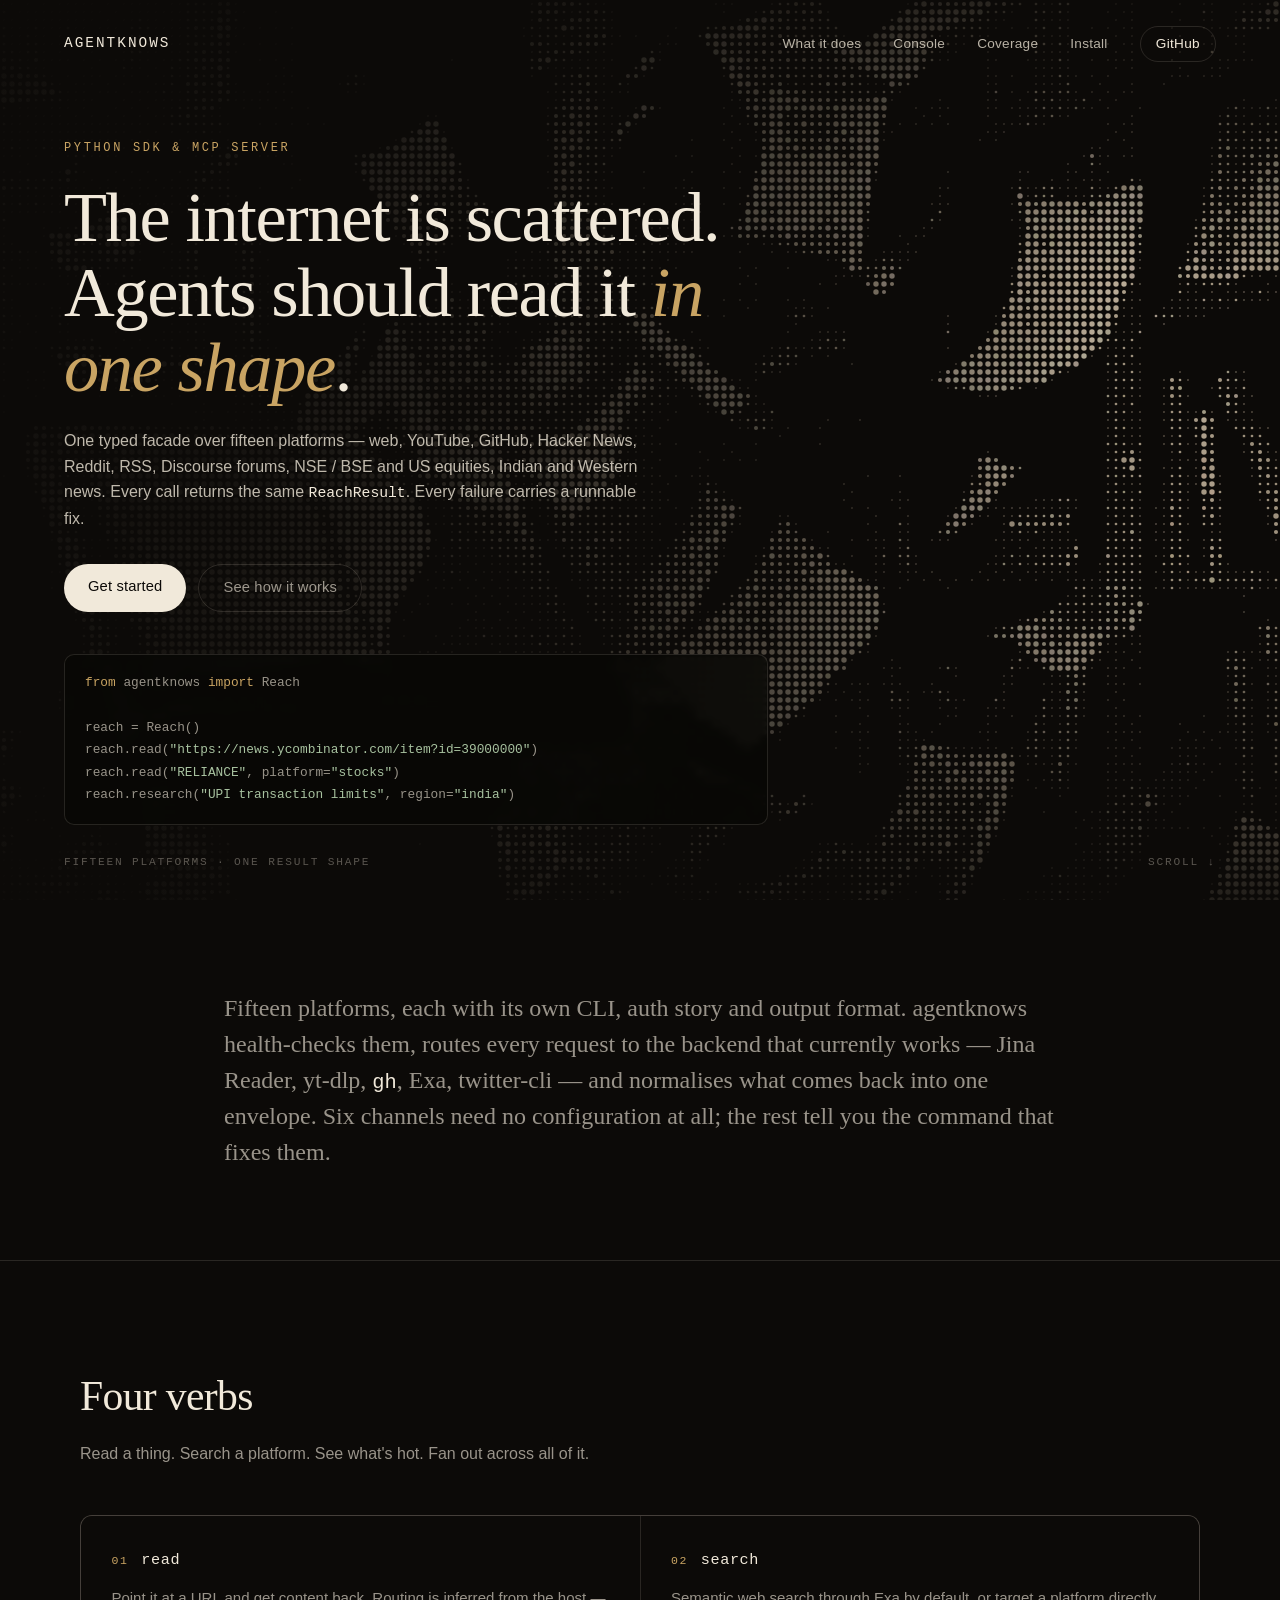
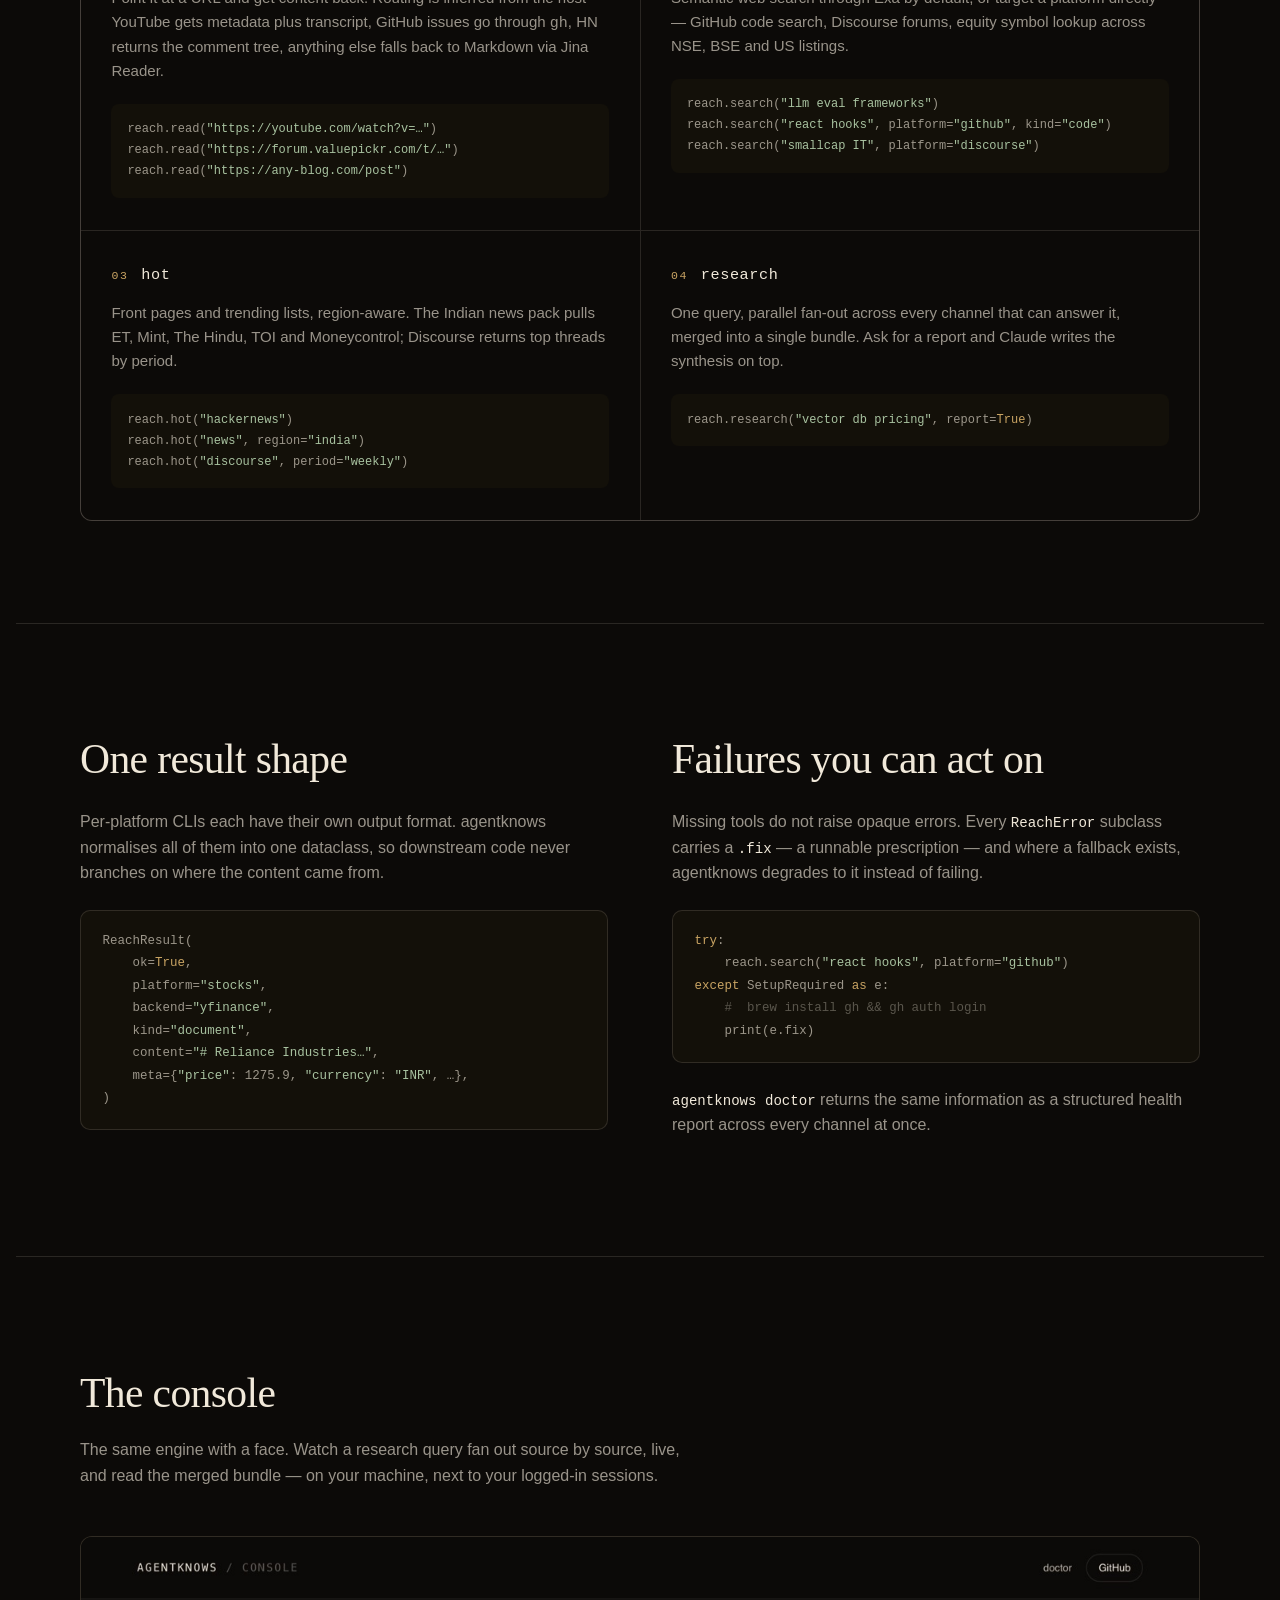
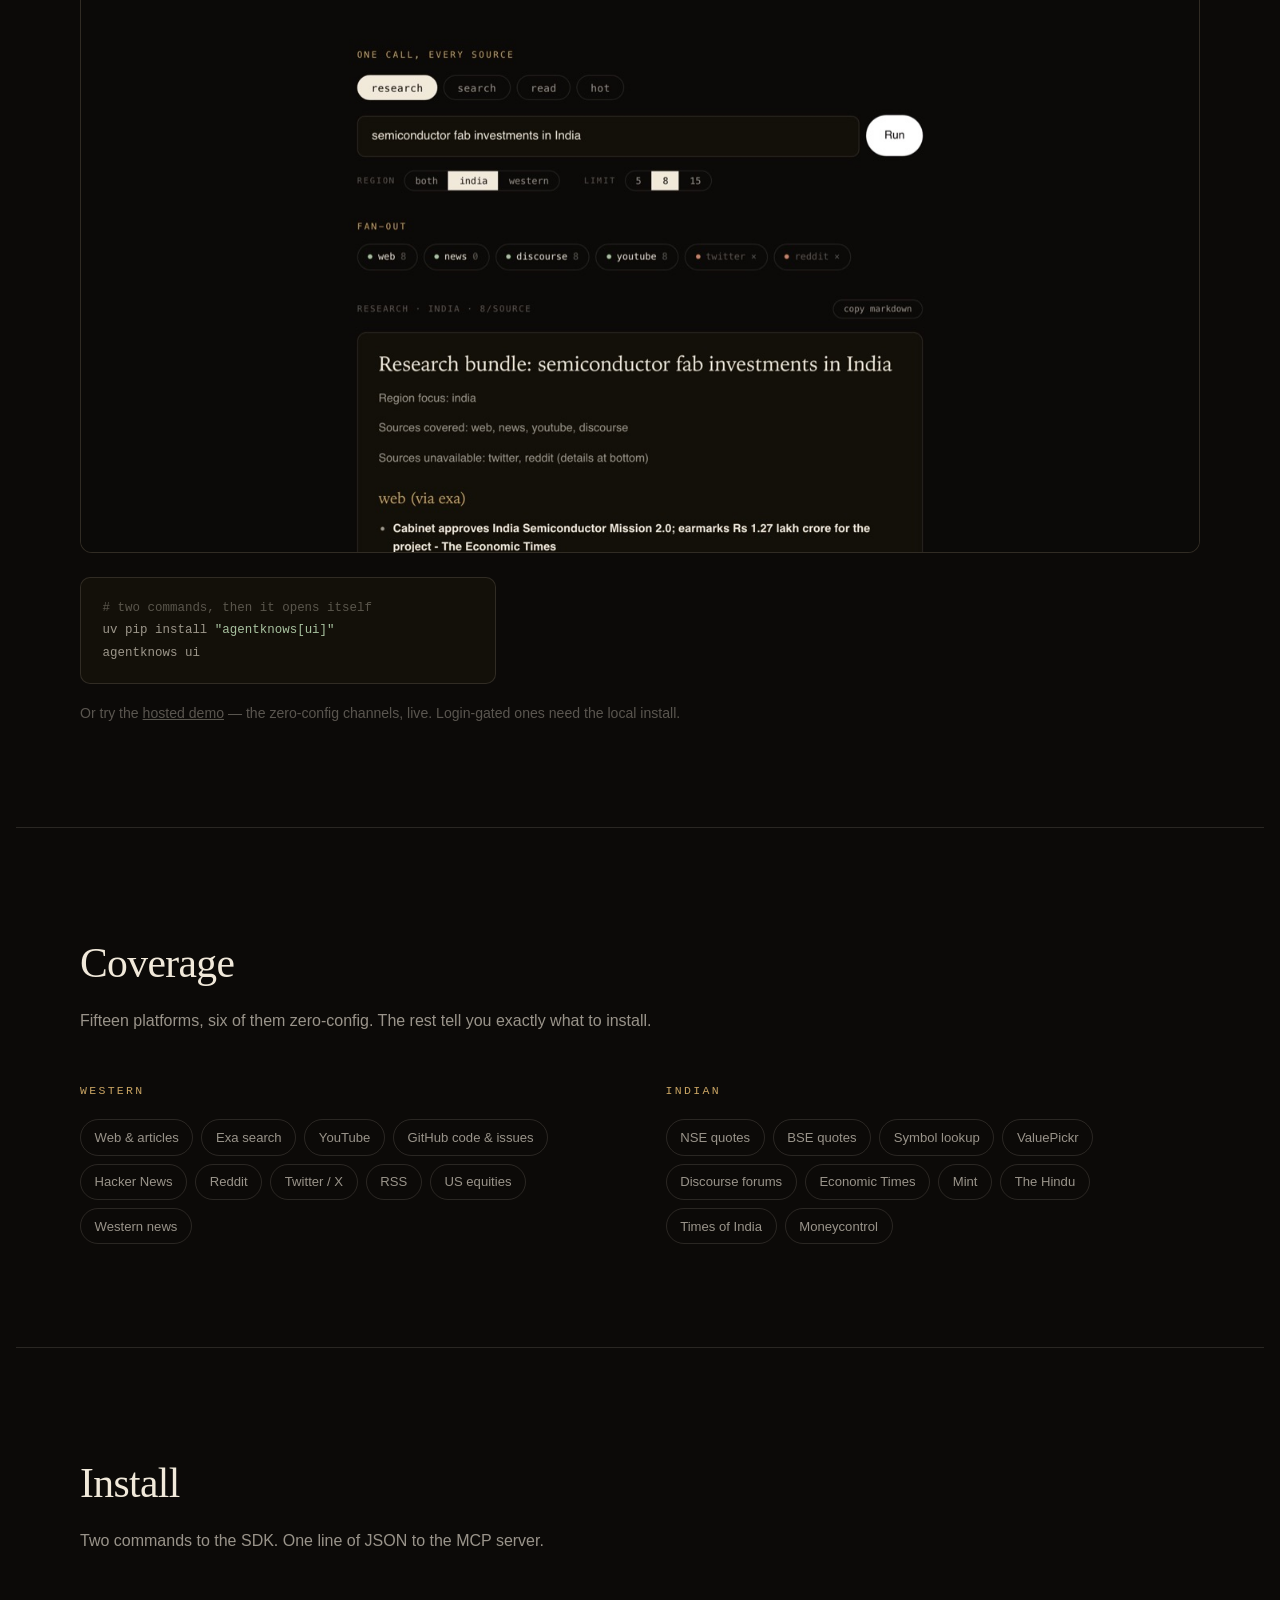
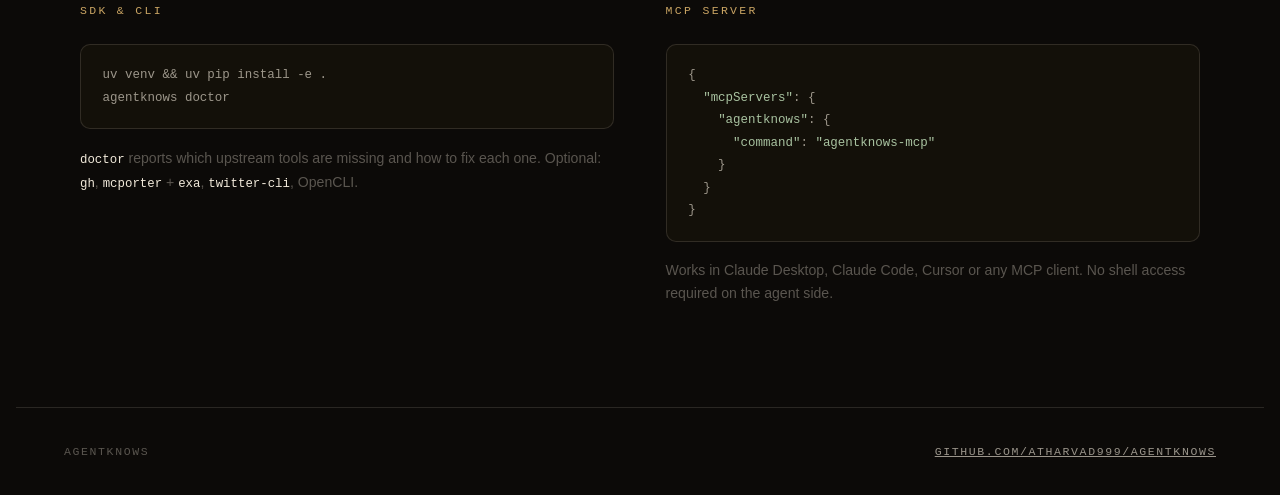
<file: lp/index.html>
<!doctype html>
<html lang="en">
<head>
<meta charset="utf-8">
<meta name="viewport" content="width=device-width, initial-scale=1">
<title>agentknows — one call, every source</title>
<meta name="description" content="A typed Python SDK and MCP server for internet access across Western and Indian platforms. One facade, one result shape, machine-readable failures.">
<link rel="stylesheet" href="styles.css">
</head>
<body>

<header class="nav">
  <a class="nav__mark" href="#top">agentknows</a>
  <nav class="nav__links">
    <a href="#what">What it does</a>
    <a href="#console">Console</a>
    <a href="#coverage">Coverage</a>
    <a href="#install">Install</a>
    <a class="nav__cta" href="https://github.com/atharvad999/agentknows">GitHub</a>
  </nav>
</header>

<section class="hero" id="top">
  <canvas id="dither" class="hero__canvas" aria-hidden="true"></canvas>
  <div class="hero__scrim" aria-hidden="true"></div>

  <div class="hero__inner">
    <p class="eyebrow">Python SDK &amp; MCP server</p>
    <h1 class="hero__title">
      The internet is scattered.<br>
      Agents should read it <em>in one shape</em>.
    </h1>
    <p class="hero__sub">
      One typed facade over fifteen platforms — web, YouTube, GitHub, Hacker News,
      Reddit, RSS, Discourse forums, NSE&nbsp;/&nbsp;BSE and US equities, Indian and
      Western news. Every call returns the same <code>ReachResult</code>. Every
      failure carries a runnable fix.
    </p>
    <div class="hero__actions">
      <a class="btn btn--primary" href="#install">Get started</a>
      <a class="btn btn--ghost" href="#what">See how it works</a>
    </div>
    <pre class="hero__code"><code><span class="c-k">from</span> agentknows <span class="c-k">import</span> Reach

reach = Reach()
reach.read(<span class="c-s">"https://news.ycombinator.com/item?id=39000000"</span>)
reach.read(<span class="c-s">"RELIANCE"</span>, platform=<span class="c-s">"stocks"</span>)
reach.research(<span class="c-s">"UPI transaction limits"</span>, region=<span class="c-s">"india"</span>)</code></pre>
  </div>

  <div class="hero__foot">
    <span>Fifteen platforms · one result shape</span>
    <span class="hero__hint">Scroll</span>
  </div>
</section>

<section class="strip">
  <p>
    Fifteen platforms, each with its own CLI, auth story and output format. agentknows
    health-checks them, routes every request to the backend that currently works —
    Jina Reader, yt-dlp, <code>gh</code>, Exa, twitter-cli — and normalises what comes
    back into one envelope. Six channels need no configuration at all; the rest tell
    you the command that fixes them.
  </p>
</section>

<section class="section" id="what">
  <div class="section__head">
    <h2>Four verbs</h2>
    <p>Read a thing. Search a platform. See what's hot. Fan out across all of it.</p>
  </div>

  <div class="cards">
    <article class="card">
      <h3><span class="card__n">01</span> read</h3>
      <p>Point it at a URL and get content back. Routing is inferred from the host — YouTube gets metadata plus transcript, GitHub issues go through <code>gh</code>, HN returns the comment tree, anything else falls back to Markdown via Jina Reader.</p>
      <pre><code>reach.read(<span class="c-s">"https://youtube.com/watch?v=…"</span>)
reach.read(<span class="c-s">"https://forum.valuepickr.com/t/…"</span>)
reach.read(<span class="c-s">"https://any-blog.com/post"</span>)</code></pre>
    </article>

    <article class="card">
      <h3><span class="card__n">02</span> search</h3>
      <p>Semantic web search through Exa by default, or target a platform directly — GitHub code search, Discourse forums, equity symbol lookup across NSE, BSE and US listings.</p>
      <pre><code>reach.search(<span class="c-s">"llm eval frameworks"</span>)
reach.search(<span class="c-s">"react hooks"</span>, platform=<span class="c-s">"github"</span>, kind=<span class="c-s">"code"</span>)
reach.search(<span class="c-s">"smallcap IT"</span>, platform=<span class="c-s">"discourse"</span>)</code></pre>
    </article>

    <article class="card">
      <h3><span class="card__n">03</span> hot</h3>
      <p>Front pages and trending lists, region-aware. The Indian news pack pulls ET, Mint, The Hindu, TOI and Moneycontrol; Discourse returns top threads by period.</p>
      <pre><code>reach.hot(<span class="c-s">"hackernews"</span>)
reach.hot(<span class="c-s">"news"</span>, region=<span class="c-s">"india"</span>)
reach.hot(<span class="c-s">"discourse"</span>, period=<span class="c-s">"weekly"</span>)</code></pre>
    </article>

    <article class="card">
      <h3><span class="card__n">04</span> research</h3>
      <p>One query, parallel fan-out across every channel that can answer it, merged into a single bundle. Ask for a report and Claude writes the synthesis on top.</p>
      <pre><code>reach.research(<span class="c-s">"vector db pricing"</span>, report=<span class="c-k">True</span>)</code></pre>
    </article>
  </div>
</section>

<section class="section section--split" id="shape">
  <div>
    <h2>One result shape</h2>
    <p class="lede">
      Per-platform CLIs each have their own output format. agentknows normalises all of
      them into one dataclass, so downstream code never branches on where the content
      came from.
    </p>
    <pre class="block"><code>ReachResult(
    ok=<span class="c-k">True</span>,
    platform=<span class="c-s">"stocks"</span>,
    backend=<span class="c-s">"yfinance"</span>,
    kind=<span class="c-s">"document"</span>,
    content=<span class="c-s">"# Reliance Industries…"</span>,
    meta={<span class="c-s">"price"</span>: 1275.9, <span class="c-s">"currency"</span>: <span class="c-s">"INR"</span>, …},
)</code></pre>
  </div>
  <div>
    <h2>Failures you can act on</h2>
    <p class="lede">
      Missing tools do not raise opaque errors. Every <code>ReachError</code> subclass
      carries a <code>.fix</code> — a runnable prescription — and where a fallback
      exists, agentknows degrades to it instead of failing.
    </p>
    <pre class="block"><code><span class="c-k">try</span>:
    reach.search(<span class="c-s">"react hooks"</span>, platform=<span class="c-s">"github"</span>)
<span class="c-k">except</span> SetupRequired <span class="c-k">as</span> e:
    <span class="c-c">#  brew install gh && gh auth login</span>
    print(e.fix)</code></pre>
    <p class="lede">
      <code>agentknows doctor</code> returns the same information as a structured health
      report across every channel at once.
    </p>
  </div>
</section>

<section class="section" id="console">
  <div class="section__head">
    <h2>The console</h2>
    <p>The same engine with a face. Watch a research query fan out source by
    source, live, and read the merged bundle — on your machine, next to your
    logged-in sessions.</p>
  </div>
  <figure class="console-shot">
    <img src="console.jpg" alt="agentknows console — a research query fanning out across web, news, discourse and youtube, with the merged bundle below" loading="lazy" width="1400" height="770">
  </figure>
  <pre class="block console-cmd"><code><span class="c-c"># two commands, then it opens itself</span>
uv pip install <span class="c-s">"agentknows[ui]"</span>
agentknows ui</code></pre>
  <p class="note">Or try the <a href="https://agentknows-console.vercel.app">hosted demo</a> —
  the zero-config channels, live. Login-gated ones need the local install.</p>
</section>

<section class="section" id="coverage">
  <div class="section__head">
    <h2>Coverage</h2>
    <p>Fifteen platforms, six of them zero-config. The rest tell you exactly what to install.</p>
  </div>
  <div class="coverage">
    <div class="coverage__col">
      <h3>Western</h3>
      <ul class="chips">
        <li>Web &amp; articles</li><li>Exa search</li><li>YouTube</li>
        <li>GitHub code &amp; issues</li><li>Hacker News</li><li>Reddit</li>
        <li>Twitter / X</li><li>RSS</li><li>US equities</li><li>Western news</li>
      </ul>
    </div>
    <div class="coverage__col">
      <h3>Indian</h3>
      <ul class="chips">
        <li>NSE quotes</li><li>BSE quotes</li><li>Symbol lookup</li>
        <li>ValuePickr</li><li>Discourse forums</li>
        <li>Economic Times</li><li>Mint</li><li>The Hindu</li>
        <li>Times of India</li><li>Moneycontrol</li>
      </ul>
    </div>
  </div>
</section>

<section class="section" id="install">
  <div class="section__head">
    <h2>Install</h2>
    <p>Two commands to the SDK. One line of JSON to the MCP server.</p>
  </div>
  <div class="install">
    <div>
      <h3>SDK &amp; CLI</h3>
      <pre class="block"><code>uv venv &amp;&amp; uv pip install -e .
agentknows doctor</code></pre>
      <p class="note">
        <code>doctor</code> reports which upstream tools are missing and how to fix each
        one. Optional: <code>gh</code>, <code>mcporter</code> + <code>exa</code>,
        <code>twitter-cli</code>, OpenCLI.
      </p>
    </div>
    <div>
      <h3>MCP server</h3>
      <pre class="block"><code>{
  <span class="c-s">"mcpServers"</span>: {
    <span class="c-s">"agentknows"</span>: {
      <span class="c-s">"command"</span>: <span class="c-s">"agentknows-mcp"</span>
    }
  }
}</code></pre>
      <p class="note">
        Works in Claude Desktop, Claude Code, Cursor or any MCP client. No shell access
        required on the agent side.
      </p>
    </div>
  </div>
</section>

<footer class="footer">
  <span>agentknows</span>
  <span><a href="https://github.com/atharvad999/agentknows">github.com/atharvad999/agentknows</a></span>
</footer>

<script src="dither.js" defer></script>
</body>
</html>
</file>
<file: lp/styles.css>
/* reachkit landing page */

:root {
  --ground: #0c0a08;
  --ground-2: #131009;
  --ink: #f1e9da;
  --ink-dim: rgba(241, 233, 218, 0.62);
  --ink-faint: rgba(241, 233, 218, 0.34);
  --rule: rgba(241, 233, 218, 0.13);
  --gold: #c9a463;
  --serif: "Iowan Old Style", "Palatino Linotype", "Book Antiqua", Palatino, Georgia, serif;
  --sans: ui-sans-serif, -apple-system, "Segoe UI", Inter, Helvetica, Arial, sans-serif;
  --mono: ui-monospace, SFMono-Regular, "SF Mono", Menlo, Consolas, monospace;
  --gutter: clamp(1.25rem, 5vw, 5rem);
  --measure: 78rem;
}

* { box-sizing: border-box; }

html { scroll-behavior: smooth; }

body {
  margin: 0;
  background: var(--ground);
  color: var(--ink);
  font-family: var(--sans);
  font-size: 16px;
  line-height: 1.6;
  -webkit-font-smoothing: antialiased;
}

a { color: inherit; }

code, pre { font-family: var(--mono); }

pre { scrollbar-width: thin; scrollbar-color: var(--rule) transparent; }
pre::-webkit-scrollbar { height: 6px; }
pre::-webkit-scrollbar-thumb { background: var(--rule); border-radius: 3px; }
pre::-webkit-scrollbar-track { background: transparent; }

/* ---------- nav ---------- */

.nav {
  position: absolute;
  inset: 0 0 auto 0;
  z-index: 3;
  display: flex;
  align-items: center;
  justify-content: space-between;
  gap: 1rem;
  padding: 1.6rem var(--gutter);
}

.nav__mark {
  font-family: var(--mono);
  font-size: 0.9rem;
  letter-spacing: 0.14em;
  text-transform: uppercase;
  text-decoration: none;
}

.nav__links {
  display: flex;
  align-items: center;
  gap: clamp(1rem, 2.5vw, 2rem);
  font-size: 0.85rem;
  letter-spacing: 0.02em;
}

.nav__links a {
  color: rgba(241, 233, 218, 0.75);
  text-decoration: none;
  transition: color 0.2s;
}

.nav__links a:hover { color: var(--ink); }

.nav__cta {
  color: var(--ink) !important;
  border: 1px solid var(--rule);
  border-radius: 999px;
  padding: 0.4rem 0.95rem;
}

.nav__cta:hover { border-color: var(--ink-faint); }

/* ---------- hero ---------- */

.hero {
  position: relative;
  min-height: 100svh;
  display: flex;
  flex-direction: column;
  justify-content: center;
  padding: 7rem var(--gutter) 3rem;
  overflow: hidden;
}

.hero__canvas {
  position: absolute;
  inset: 0;
  width: 100%;
  height: 100%;
  display: block;
  opacity: 0;
  transition: opacity 1.1s ease;
}

.hero__canvas.is-ready { opacity: 1; }

/* Directional scrim, heaviest on the side carrying the type. */
.hero__scrim {
  position: absolute;
  inset: 0;
  z-index: 1;
  pointer-events: none;
  background:
    /* soft pool under the copy block, where dots would otherwise cut through it */
    radial-gradient(115% 85% at 14% 52%,
      rgba(12, 10, 8, 0.82) 0%,
      rgba(12, 10, 8, 0.46) 42%,
      rgba(12, 10, 8, 0) 70%),
    linear-gradient(100deg,
      rgba(12, 10, 8, 0.9) 0%,
      rgba(12, 10, 8, 0.78) 24%,
      rgba(12, 10, 8, 0.42) 52%,
      rgba(12, 10, 8, 0.1) 78%,
      rgba(12, 10, 8, 0.26) 100%),
    linear-gradient(to bottom,
      rgba(12, 10, 8, 0.82) 0%,
      rgba(12, 10, 8, 0) 32%,
      rgba(12, 10, 8, 0) 62%,
      rgba(12, 10, 8, 0.85) 100%);
}

.hero__inner {
  position: relative;
  z-index: 2;
  width: 100%;
  max-width: 44rem;
}

.eyebrow {
  margin: 0 0 1.4rem;
  font-family: var(--mono);
  font-size: 0.75rem;
  letter-spacing: 0.22em;
  text-transform: uppercase;
  color: var(--gold);
}

.hero__title {
  margin: 0;
  font-family: var(--serif);
  font-weight: 400;
  font-size: clamp(2.3rem, 5.6vw, 4.4rem);
  line-height: 1.06;
  letter-spacing: -0.02em;
  text-wrap: balance;
}

.hero__title em {
  font-style: italic;
  color: var(--gold);
}

.hero__sub {
  margin: 1.5rem 0 0;
  max-width: 36rem;
  font-size: clamp(1rem, 1.25vw, 1.1rem);
  color: rgba(241, 233, 218, 0.78);
}

.hero__sub code {
  color: var(--ink);
  font-size: 0.92em;
}

.hero__actions {
  display: flex;
  flex-wrap: wrap;
  gap: 0.75rem;
  margin-top: 2rem;
}

.btn {
  display: inline-block;
  padding: 0.72rem 1.5rem;
  border-radius: 999px;
  font-size: 0.92rem;
  letter-spacing: 0.01em;
  text-decoration: none;
  transition: transform 0.18s ease, background 0.2s, border-color 0.2s;
}

.btn:hover { transform: translateY(-1px); }

.btn--primary {
  background: var(--ink);
  color: var(--ground);
  font-weight: 500;
}

.btn--primary:hover { background: #fff; }

.btn--ghost {
  border: 1px solid var(--rule);
  color: var(--ink-dim);
}

.btn--ghost:hover {
  border-color: var(--ink-faint);
  color: var(--ink);
}

.hero__code {
  margin: 2.6rem 0 0;
  padding: 1.1rem 1.25rem;
  border: 1px solid var(--rule);
  border-radius: 10px;
  background: rgba(8, 7, 5, 0.72);
  backdrop-filter: blur(3px);
  font-size: 0.8rem;
  line-height: 1.75;
  color: var(--ink-dim);
  overflow-x: auto;
}

.hero__foot {
  position: absolute;
  z-index: 2;
  left: var(--gutter);
  right: var(--gutter);
  bottom: 1.75rem;
  display: flex;
  justify-content: space-between;
  font-family: var(--mono);
  font-size: 0.7rem;
  letter-spacing: 0.16em;
  text-transform: uppercase;
  color: var(--ink-faint);
}

.hero__hint::after {
  content: " ↓";
}

/* Tuning view: ?bare=1 strips the scrim and copy so the dither can be judged alone. */
.is-bare .hero__scrim,
.is-bare .hero__inner,
.is-bare .hero__foot,
.is-bare .nav { display: none; }

/* ---------- syntax accents ---------- */

.c-k { color: var(--gold); }
.c-s { color: #a8c2a0; }
.c-c { color: rgba(241, 233, 218, 0.32); }

/* ---------- sections ---------- */

.strip {
  padding: clamp(3.5rem, 7vw, 6rem) var(--gutter);
  border-bottom: 1px solid var(--rule);
}

.strip p {
  max-width: 52rem;
  margin: 0 auto;
  font-family: var(--serif);
  font-size: clamp(1.15rem, 2vw, 1.5rem);
  line-height: 1.5;
  color: var(--ink-dim);
  text-wrap: pretty;
}

.strip code { color: var(--ink); font-size: 0.85em; }

.section {
  max-width: var(--measure);
  margin: 0 auto;
  padding: clamp(4rem, 8vw, 7rem) var(--gutter);
  border-bottom: 1px solid var(--rule);
}

.section__head { margin-bottom: 3rem; }

.section h2 {
  margin: 0;
  font-family: var(--serif);
  font-weight: 400;
  font-size: clamp(1.8rem, 3.4vw, 2.6rem);
  letter-spacing: -0.015em;
}

.section__head p {
  margin: 0.7rem 0 0;
  max-width: 38rem;
  color: var(--ink-dim);
}

.lede {
  max-width: 34rem;
  color: var(--ink-dim);
}

.lede code, .note code { color: var(--ink); font-size: 0.88em; }

/* ---------- cards ---------- */

.cards {
  display: grid;
  /* 2x2 on desktop — four cards in a 3-up grid leaves a dead cell */
  grid-template-columns: repeat(auto-fit, minmax(26rem, 1fr));
  gap: 1px;
  background: var(--rule);
  border: 1px solid var(--rule);
  border-radius: 12px;
  overflow: hidden;
}

.card {
  background: var(--ground);
  padding: 2rem 1.9rem;
}

.card h3 {
  margin: 0 0 0.9rem;
  font-family: var(--mono);
  font-size: 0.95rem;
  font-weight: 500;
  letter-spacing: 0.04em;
  display: flex;
  align-items: baseline;
  gap: 0.8rem;
}

.card__n {
  color: var(--gold);
  font-size: 0.72rem;
  letter-spacing: 0.14em;
}

.card p {
  margin: 0 0 1.3rem;
  font-size: 0.94rem;
  color: var(--ink-dim);
}

.card pre {
  margin: 0;
  padding: 0.95rem 1rem;
  border-radius: 8px;
  background: var(--ground-2);
  font-size: 0.75rem;
  line-height: 1.75;
  color: var(--ink-dim);
  overflow-x: auto;
}

/* ---------- split ---------- */

.section--split {
  display: grid;
  grid-template-columns: repeat(auto-fit, minmax(21rem, 1fr));
  gap: clamp(2.5rem, 5vw, 4.5rem);
}

.block {
  margin: 1.5rem 0 0;
  padding: 1.2rem 1.35rem;
  border: 1px solid var(--rule);
  border-radius: 10px;
  background: var(--ground-2);
  font-size: 0.78rem;
  line-height: 1.8;
  color: var(--ink-dim);
  overflow-x: auto;
}

.block + .lede { margin-top: 1.5rem; }

/* ---------- console ---------- */

.console-shot {
  margin: 0;
  border: 1px solid var(--rule);
  border-radius: 12px;
  overflow: hidden;
  background: var(--ground-2);
}

.console-shot img {
  display: block;
  width: 100%;
  height: auto;
}

.console-cmd {
  max-width: 26rem;
  margin-top: 1.5rem;
}

/* ---------- coverage ---------- */

.coverage {
  display: grid;
  grid-template-columns: repeat(auto-fit, minmax(18rem, 1fr));
  gap: clamp(2rem, 4vw, 4rem);
}

.coverage h3 {
  margin: 0 0 1.2rem;
  font-family: var(--mono);
  font-size: 0.72rem;
  font-weight: 500;
  letter-spacing: 0.2em;
  text-transform: uppercase;
  color: var(--gold);
}

.chips {
  display: flex;
  flex-wrap: wrap;
  gap: 0.5rem;
  margin: 0;
  padding: 0;
  list-style: none;
}

.chips li {
  padding: 0.42rem 0.85rem;
  border: 1px solid var(--rule);
  border-radius: 999px;
  font-size: 0.82rem;
  color: var(--ink-dim);
}

/* ---------- install ---------- */

.install {
  display: grid;
  grid-template-columns: repeat(auto-fit, minmax(20rem, 1fr));
  gap: clamp(2rem, 4vw, 4rem);
}

.install h3 {
  margin: 0;
  font-family: var(--mono);
  font-size: 0.72rem;
  font-weight: 500;
  letter-spacing: 0.2em;
  text-transform: uppercase;
  color: var(--gold);
}

.note {
  margin: 1.1rem 0 0;
  font-size: 0.88rem;
  color: var(--ink-faint);
}

/* ---------- footer ---------- */

.footer {
  display: flex;
  justify-content: space-between;
  gap: 1rem;
  padding: 2.2rem var(--gutter);
  font-family: var(--mono);
  font-size: 0.72rem;
  letter-spacing: 0.14em;
  text-transform: uppercase;
  color: var(--ink-faint);
}

.footer a { color: var(--ink-dim); }

/* Below the split point there is no image side to keep clear, so the scrim goes
   flat and heavy rather than directional. */
@media (max-width: 900px) {
  .hero__scrim {
    background: linear-gradient(to bottom,
      rgba(12, 10, 8, 0.93) 0%,
      rgba(12, 10, 8, 0.84) 46%,
      rgba(12, 10, 8, 0.66) 74%,
      rgba(12, 10, 8, 0.94) 100%);
  }
}

@media (max-width: 720px) {
  .nav__links a:not(.nav__cta) { display: none; }
  .hero { padding-top: 6rem; }
  .hero__foot { display: none; }
}

@media (prefers-reduced-motion: reduce) {
  html { scroll-behavior: auto; }
  .btn:hover { transform: none; }
  .hero__canvas { transition: none; }
}
</file>
